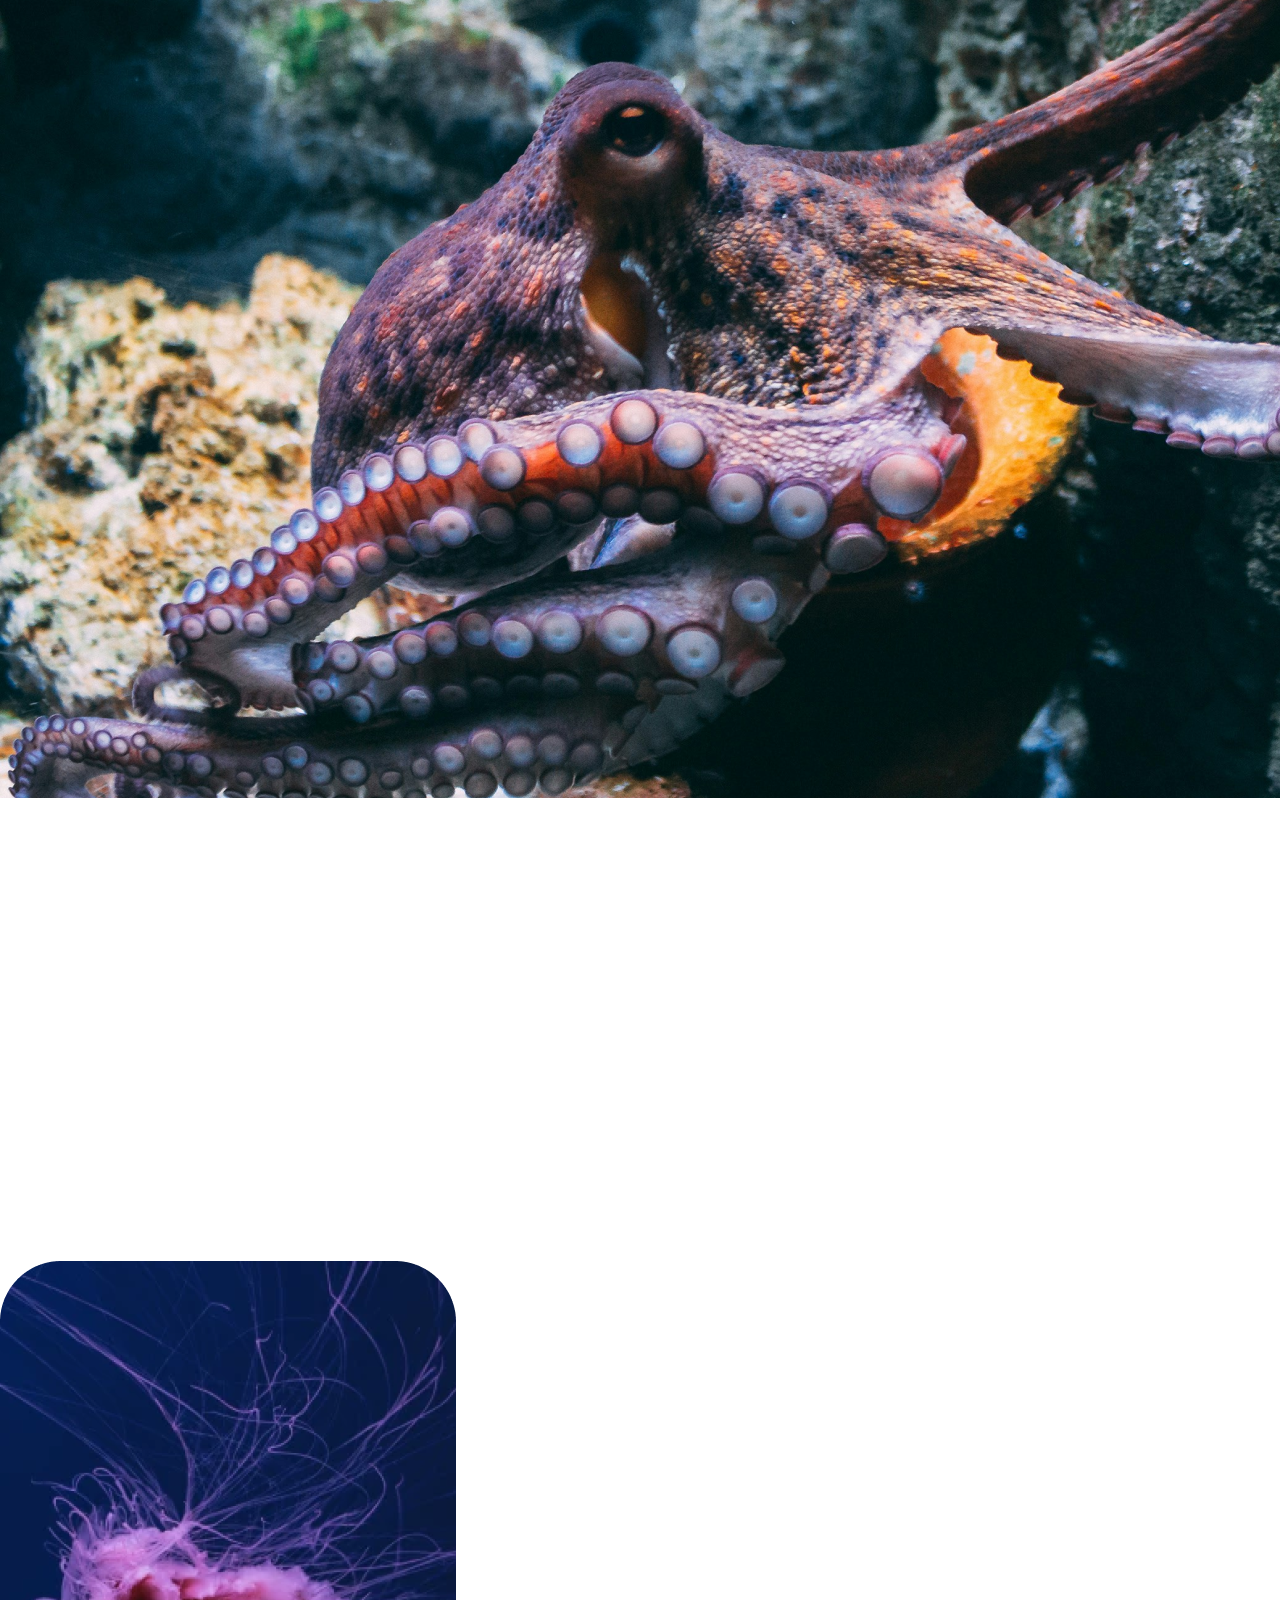
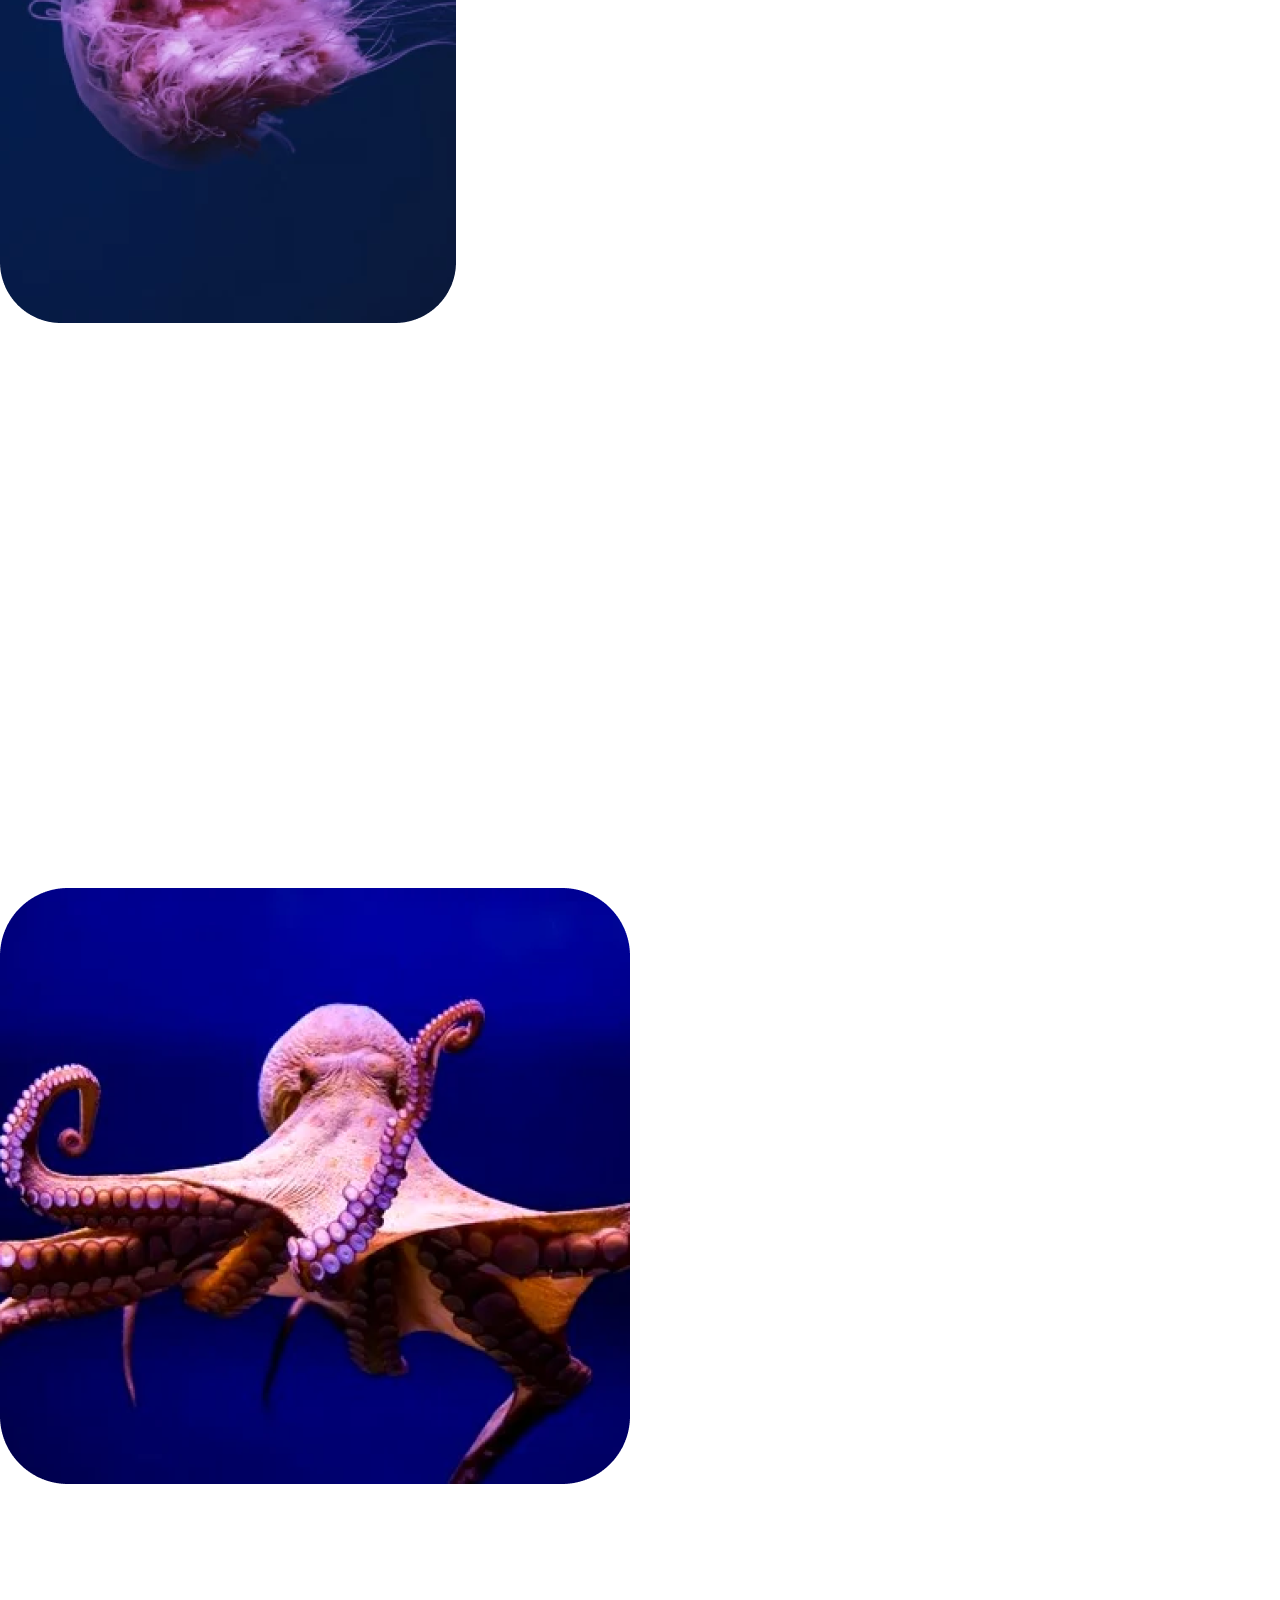
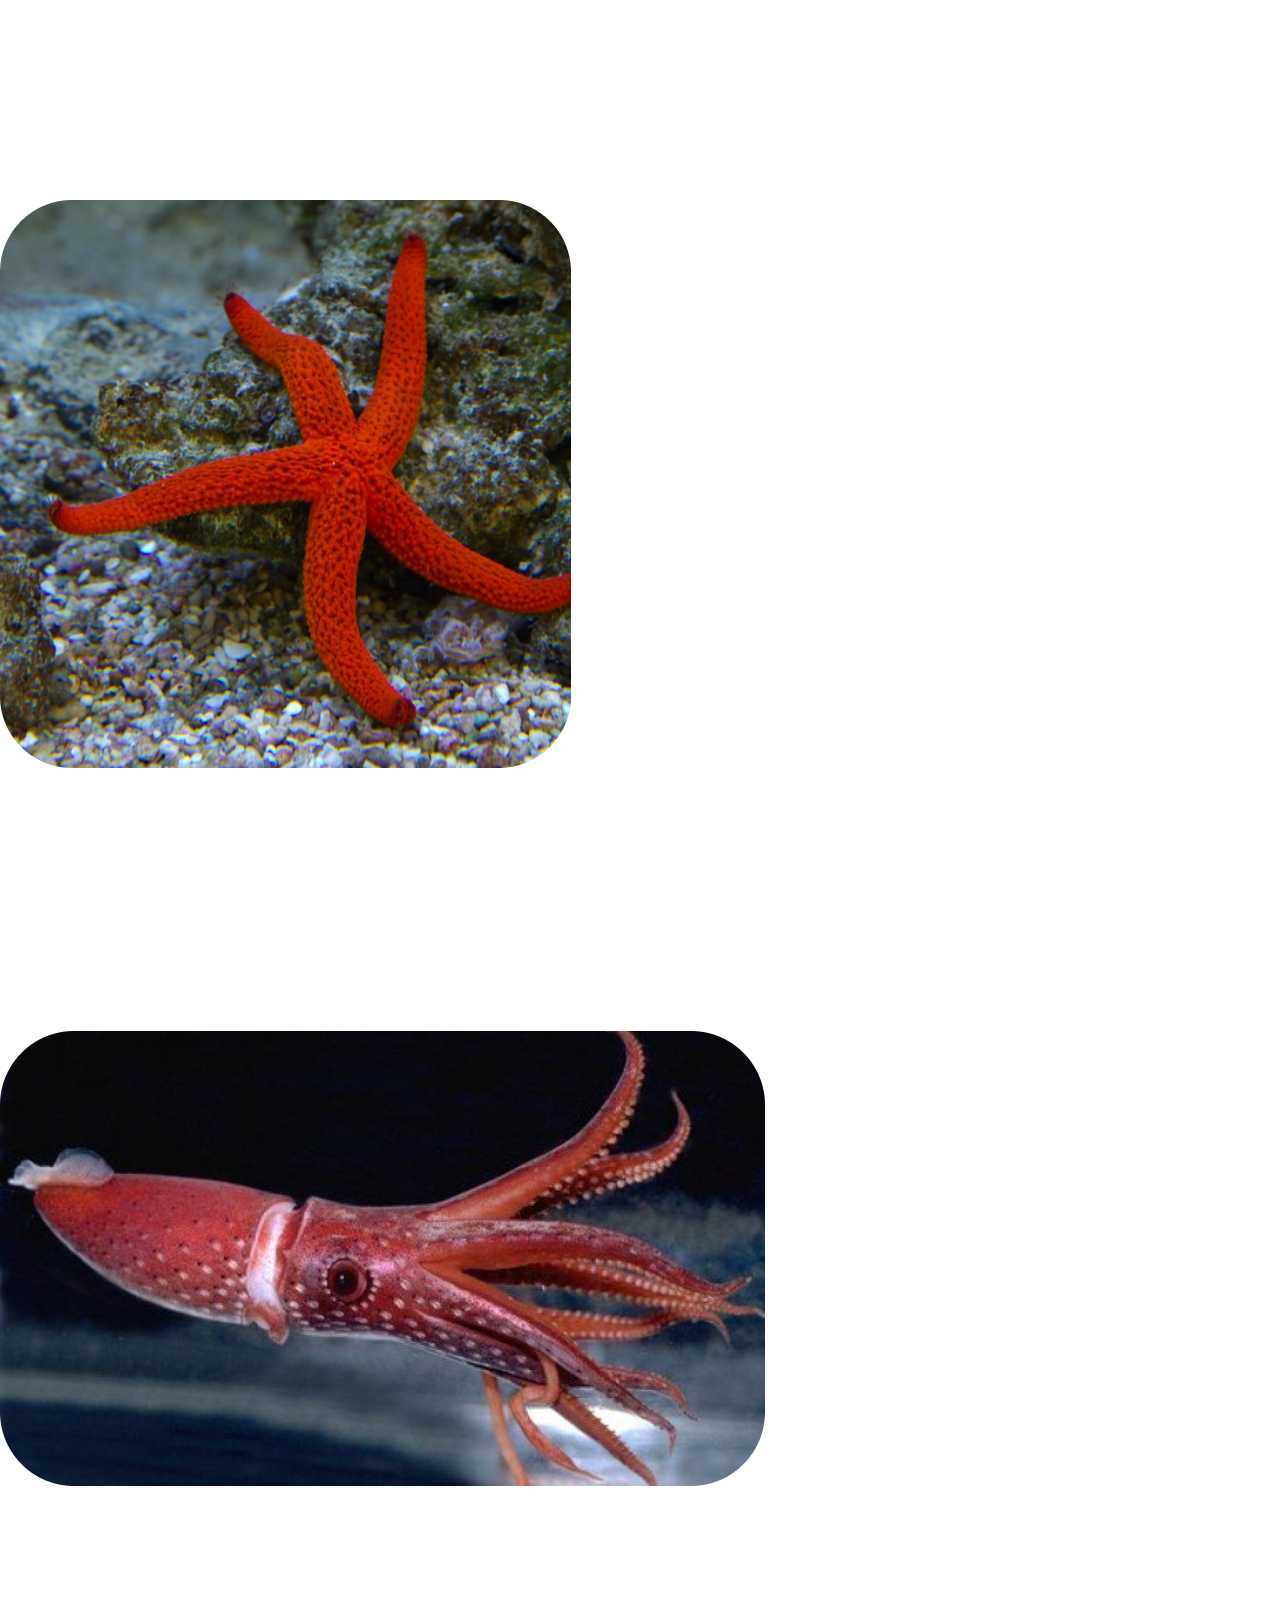
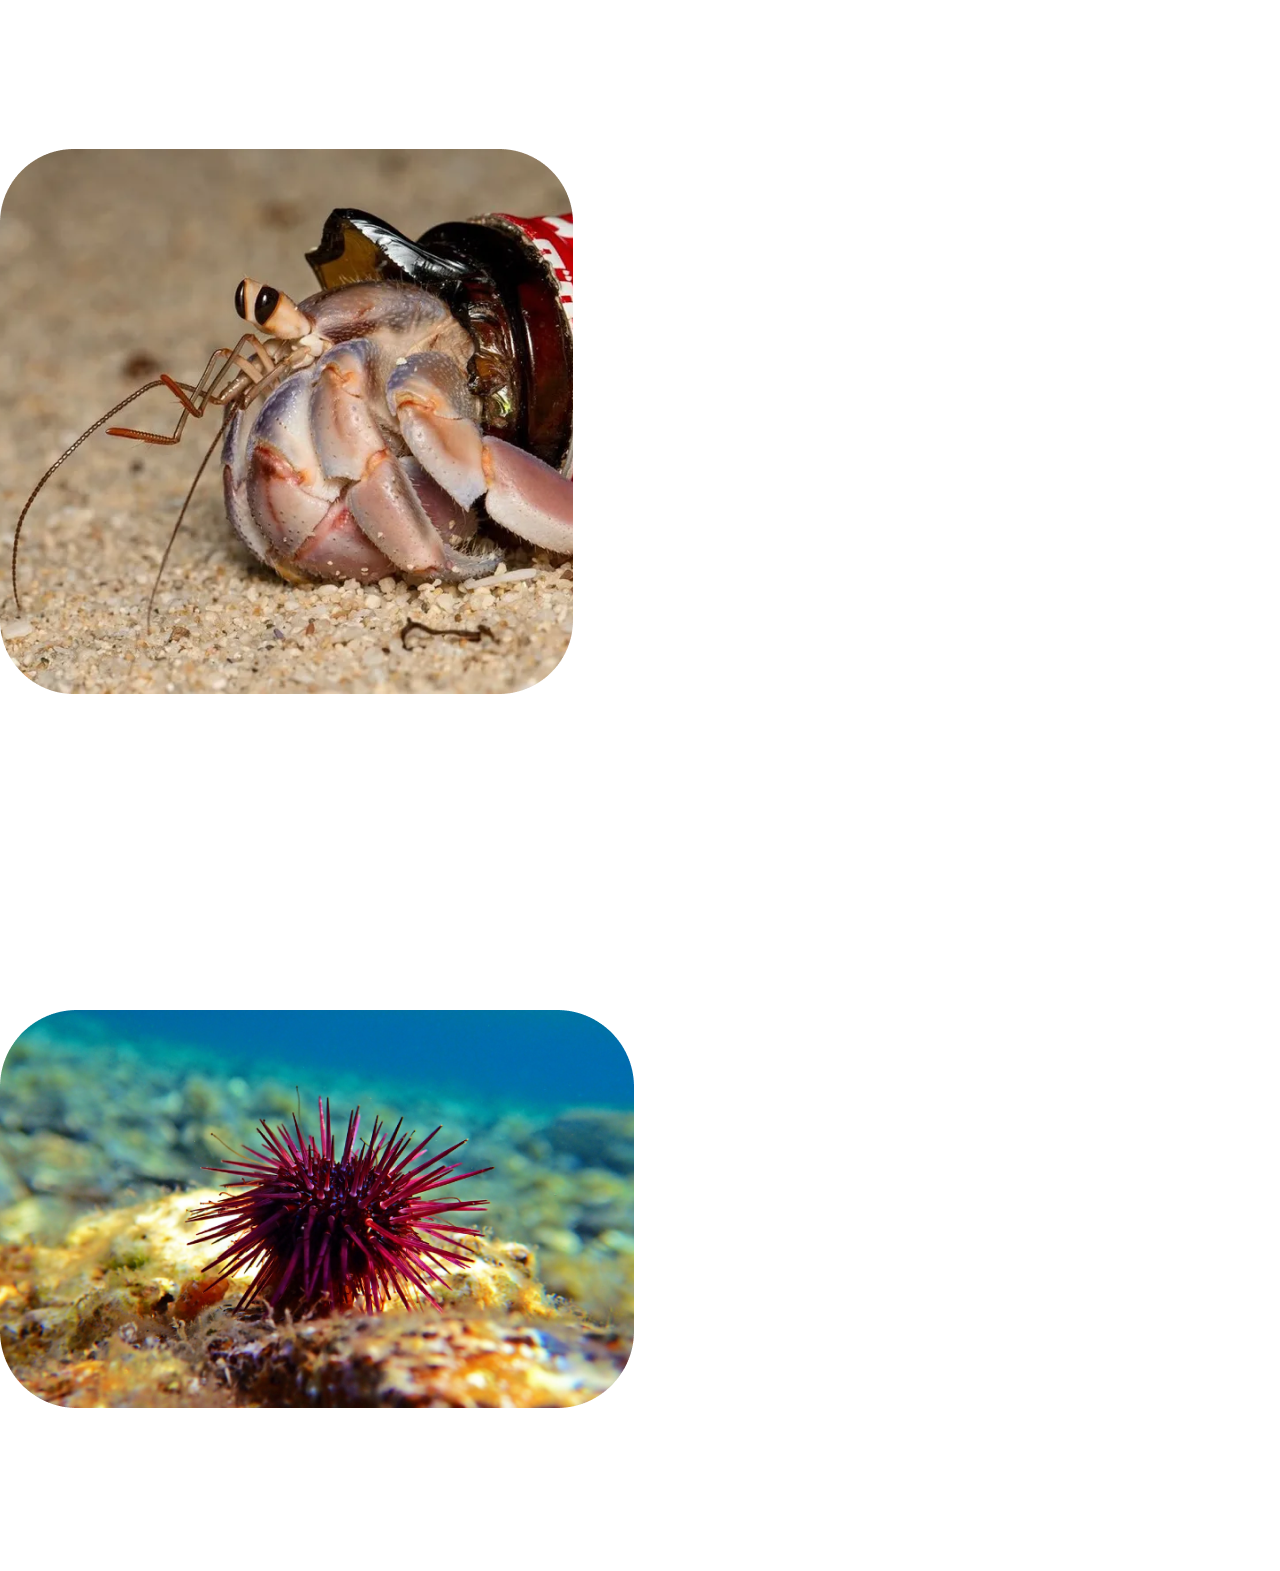
<file: ANIMAIS INVERTEBRADOS/index.html>
<!DOCTYPE html>
<html lang="en">
<head>
    <meta charset="UTF-8">
    <meta name="viewport" content="width=device-width, initial-scale=1.0">
    <link rel="preconnect" href="https://fonts.googleapis.com">
    <link rel="preconnect" href="https://fonts.gstatic.com" crossorigin>
    <link href="https://fonts.googleapis.com/css2?family=Barlow:ital,wght@0,100;0,200;0,300;0,400;0,500;0,600;0,700;0,800;0,900;1,100;1,200;1,300;1,400;1,500;1,600;1,700;1,800;1,900&family=Roboto+Slab:wght@100..900&display=swap" rel="stylesheet">
    <link rel="stylesheet" href="inver.css">
    <title>ANIMAIS INVERTEBRADOS</title>
</head>
<body>
    <div class="interface">
        <section class="header">
            <img src="../imagenss/diane-picchiottino-dW0gfo__uU8-unsplash 2.png" alt="">
            <h1><div style="width: 1510px; height: 443px; text-align: center; color: white; font-size: 160px; font-family: Roboto Slab; font-weight: 500; word-wrap: break-word">ANIMAIS <br/>INVERTEBRADOS</div></h1>
        </section>

        <section class="agua-viva">
            
            <img id="imagem-viva" src="../imagenss/image 12.png" alt="">
            <div class="agua-vivadiv">
            <h1>ÁGUA-VIVA</h1>
            <p>A água-viva é um animal marinho de corpo gelatinoso e tentáculos urticantes, encontrado em todos os oceanos. Elas capturam presas com seus tentáculos e têm um ciclo de vida que alterna entre pólipo e medusa. Algumas espécies podem causar queimaduras dolorosas nos humanos.</p>
        </div>

        </section>

        <section class="polvo">
            <h1>POLVOS</h1>
            <img src="../imagenss/image 13.png" alt="">
            <p>Polvos são moluscos marinhos camuflados e inteligentes, com oito tentáculos. Adaptáveis, mudam de cor para se proteger e caçar. Apesar de solitários, mostram comportamento social no acasalamento. As fêmeas depositam ovos em tocas protegidas.</p>
        </section>

        <section class="estrelas-do-mar">
            <h1>ESTRELAS DO MAR</h1>
            <img src="../imagenss/image 14.png" alt="">
            <p>Estrelas do mar são equinodermos marinhos conhecidos por sua forma em estrela e capacidade de regeneração. Elas se alimentam principalmente de moluscos e invertebrados marinhos.</p>
        </section>

        <section class="lulas">
            <h1>LULAS</h1>
            <img src="../imagenss/image 15.png" alt="">
            <p>Lulas são cefalópodes marinhos ágeis com corpos alongados e tentáculos. Elas são conhecidas por sua velocidade, inteligência e capacidade de liberar tinta para escapar de predadores.</p>
        </section>

        <section class="carangueijos">
            <h1>CARANGUEIJOS-EREMITAS</h1>
            <img src="../imagenss/image 16.png" alt="">
            <p>Caranguejos-eremitas são crustáceos que vivem em conchas abandonadas para proteger seus corpos moles. Eles mudam de concha à medida que crescem e são conhecidos por sua adaptabilidade e comportamento social.</p>
        </section>

        <section class="ouriços">
            <h1>OURIÇOS-DO-MAR</h1>
            <img src="../imagenss/image 17.png" alt="">
            <p>Ouriços-do-mar são equinodermos marinhos cobertos por espinhos, que se movem lentamente e se alimentam de algas. Usam pequenos pés tubulares para locomoção no fundo do mar.</p>
        </section>
    </div>
</body>
</html>
</file>
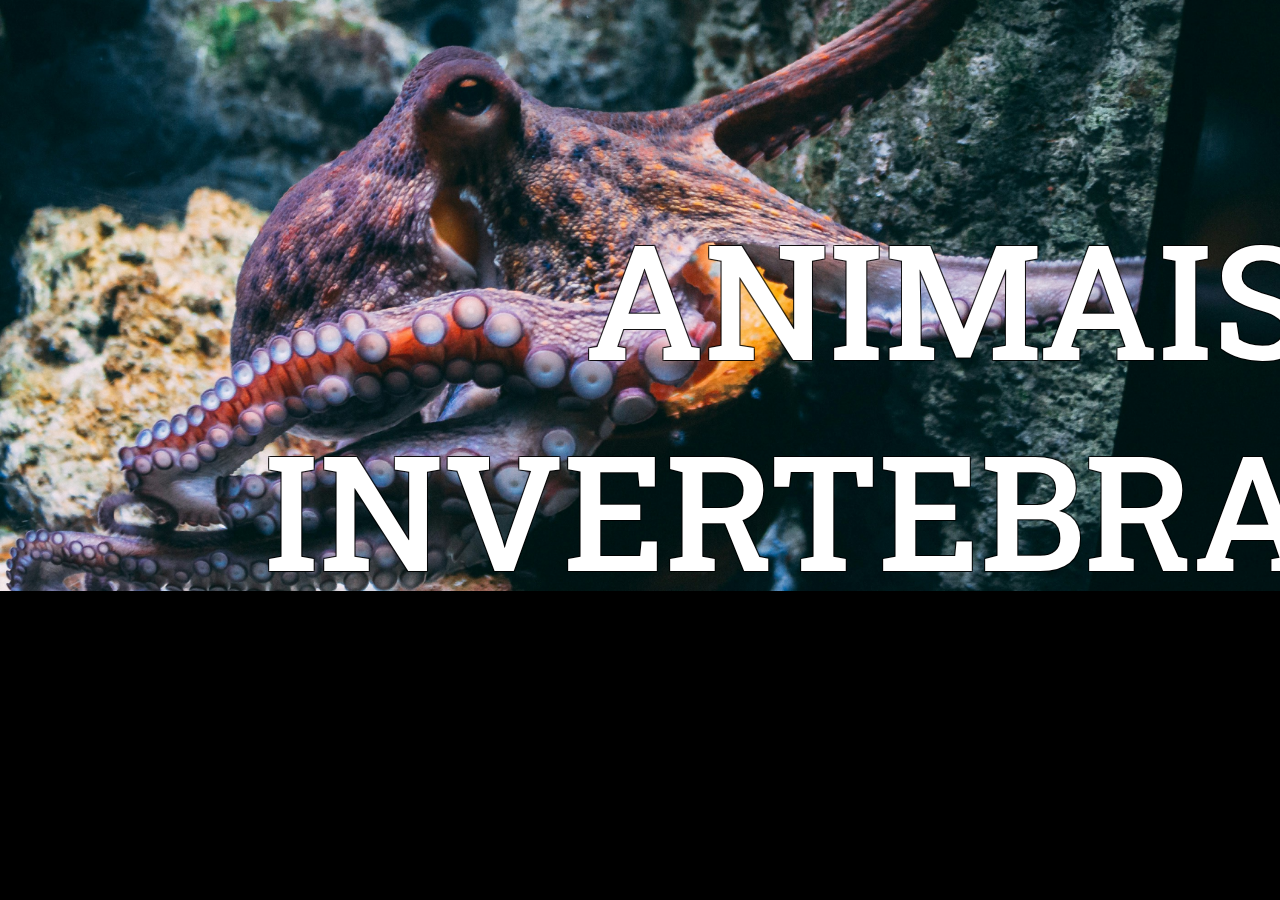
<file: edutec/ANIMAIS INVERTEBRADOS/index.html>
<!DOCTYPE html>
<html lang="en">
<head>
    <meta charset="UTF-8">
    <meta name="viewport" content="width=device-width, initial-scale=1.0">
    <link rel="preconnect" href="https://fonts.googleapis.com">
    <link rel="preconnect" href="https://fonts.gstatic.com" crossorigin>
    <link href="https://fonts.googleapis.com/css2?family=Barlow:ital,wght@0,100;0,200;0,300;0,400;0,500;0,600;0,700;0,800;0,900;1,100;1,200;1,300;1,400;1,500;1,600;1,700;1,800;1,900&family=Roboto+Slab:wght@100..900&display=swap" rel="stylesheet">
    <link rel="stylesheet" href="style.css">
    <title>ANIMAIS INVERTEBRADOS</title>
</head>
<body>
    <div class="interface">
        <section class="header">
            <img src="../imagens/diane-picchiottino-dW0gfo__uU8-unsplash 2.png" alt="">
            <h1><div style="width: 1510px; height: 443px; text-align: center; color: white; font-size: 160px; font-family: Roboto Slab; font-weight: 500; word-wrap: break-word">ANIMAIS <br/>INVERTEBRADOS</div></h1>
        </section>

        <section class="agua-viva">
            <h1>ÁGUA-VIVA</h1>
            <img id="imagem-viva" src="../imagens/image 12.png" alt="">
            <p>A água-viva é um animal marinho de corpo gelatinoso e tentáculos urticantes, encontrado em todos os oceanos. Elas capturam presas com seus tentáculos e têm um ciclo de vida que alterna entre pólipo e medusa. Algumas espécies podem causar queimaduras dolorosas nos humanos.</p>
        </section>

        <section class="polvo">
            <h1>POLVOS</h1>
            <img src="../imagens/image 13.png" alt="">
            <p>Polvos são moluscos marinhos camuflados e inteligentes, com oito tentáculos. Adaptáveis, mudam de cor para se proteger e caçar. Apesar de solitários, mostram comportamento social no acasalamento. As fêmeas depositam ovos em tocas protegidas.</p>
        </section>

        <section class="estrelas-do-mar">
            <h1>ESTRELAS DO MAR</h1>
            <img src="../imagens/image 14.png" alt="">
            <p>Estrelas do mar são equinodermos marinhos conhecidos por sua forma em estrela e capacidade de regeneração. Elas se alimentam principalmente de moluscos e invertebrados marinhos.</p>
        </section>

        <section class="lulas">
            <h1>LULAS</h1>
            <img src="../imagens/image 15.png" alt="">
            <p>Lulas são cefalópodes marinhos ágeis com corpos alongados e tentáculos. Elas são conhecidas por sua velocidade, inteligência e capacidade de liberar tinta para escapar de predadores.</p>
        </section>

        <section class="carangueijos">
            <h1>CARANGUEIJOS-EREMITAS</h1>
            <img src="../imagens/image 16.png" alt="">
            <p>Caranguejos-eremitas são crustáceos que vivem em conchas abandonadas para proteger seus corpos moles. Eles mudam de concha à medida que crescem e são conhecidos por sua adaptabilidade e comportamento social.</p>
        </section>

        <section class="ouriços">
            <h1>OURIÇOS-DO-MAR</h1>
            <img src="../imagens/image 17.png" alt="">
            <p>Ouriços-do-mar são equinodermos marinhos cobertos por espinhos, que se movem lentamente e se alimentam de algas. Usam pequenos pés tubulares para locomoção no fundo do mar.</p>
        </section>
    </div>
</body>
</html>
</file>
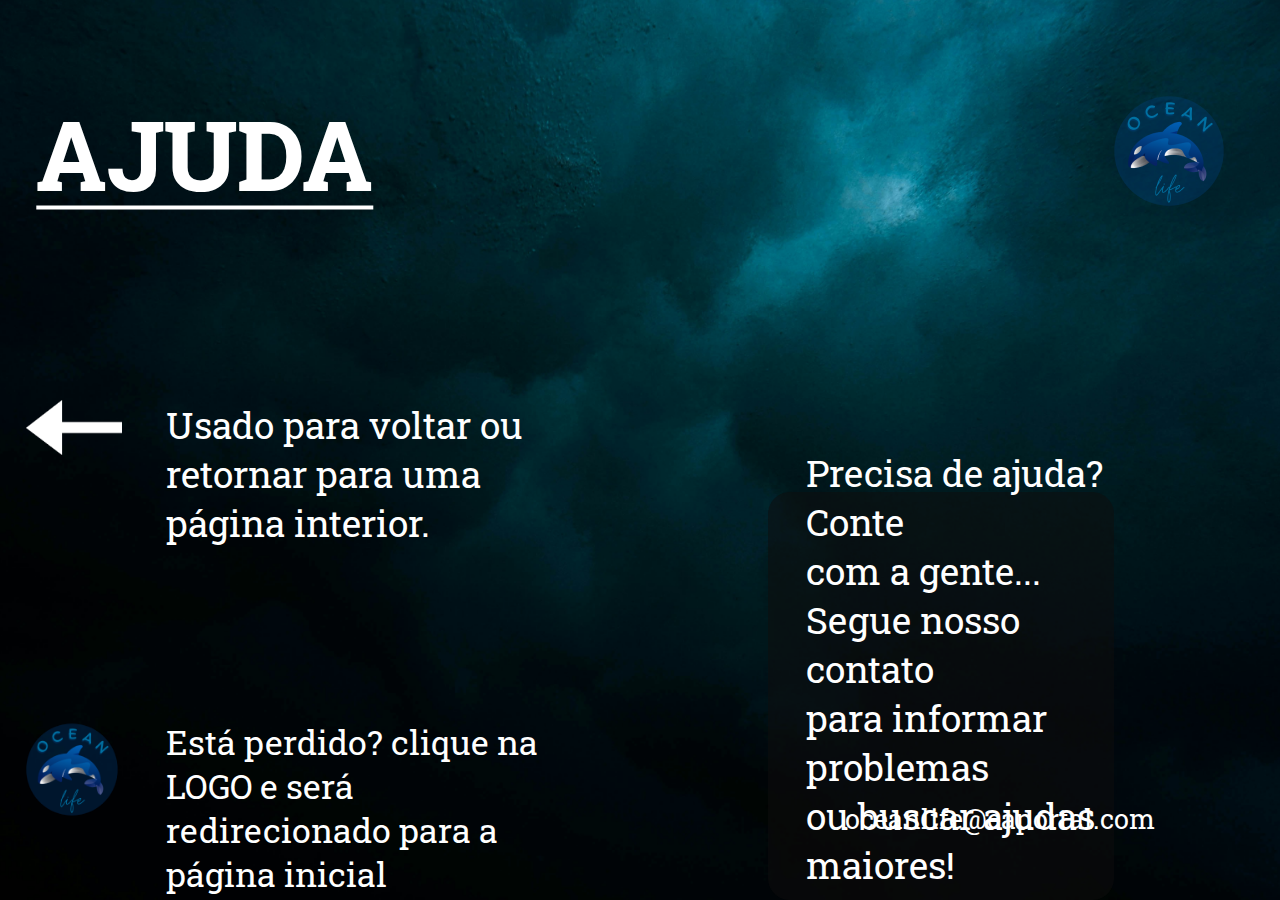
<file: ajuda/ajuda.html>
<!DOCTYPE html>
<html lang="en">
<head>
    <meta charset="UTF-8">
    <meta name="viewport" content="width=device-width, initial-scale=1.0">
    <link rel="preconnect" href="https://fonts.googleapis.com">
    <link rel="preconnect" href="https://fonts.gstatic.com" crossorigin>
    <link href="https://fonts.googleapis.com/css2?family=Barlow:ital,wght@0,100;0,200;0,300;0,400;0,500;0,600;0,700;0,800;0,900;1,100;1,200;1,300;1,400;1,500;1,600;1,700;1,800;1,900&family=Rubik:ital,wght@0,300..900;1,300..900&display=swap"
    rel="stylesheet">
    <link rel="preconnect" href="https://fonts.googleapis.com">
    <link rel="preconnect" href="https://fonts.gstatic.com" crossorigin>
    <link href="https://fonts.googleapis.com/css2?family=Barlow:ital,wght@0,100;0,200;0,300;0,400;0,500;0,600;0,700;0,800;0,900;1,100;1,200;1,300;1,400;1,500;1,600;1,700;1,800;1,900&family=Roboto+Slab:wght@100..900&family=Rubik:ital,wght@0,300..900;1,300..900&display=swap"rel="stylesheet">
    <link rel="stylesheet" href="ajuda.css">
    <title>Ajuda </title>
</head>
<body>
    <section>
        <div>
            <img src="../imagenss/57,300+ Dark Ocean Stock Videos and Royalty-Free Footage 1.png" alt="Imagem de fundo" class="background">
        </div>

        <div>
            <h1 class="titulo">AJUDA</h1>
        </div>

        <div>
            <a href="../index.html" id="logo">
                <img src="../imagenss/LOGO OCEAN.png" alt="LOGO">
            </a>
        </div>
    </section>

    <section>
        <div>
            <p class="perdido">Está perdido? clique na <br> LOGO e será <br> redirecionado para a <br> página inicial</p>
            <img src="../imagenss/LOGO OCEAN.png" alt="logo2" class="logo2">
        </div>
    </section>

    <section>
        <img src="../imagenss/cubo-ajuda.png" alt="cubo" class="cubo">
        <p class="frase">Precisa de ajuda? Conte <br>com a gente... <br>
            Segue nosso contato <br> para informar problemas <br> ou buscar ajudas <br> maiores! 
            
            </p>

        <p class="frase2">oceanlife@eaportal.com</p>
    </section>

    <section>
        <div>
            <p class="usado">Usado para voltar ou <br> retornar para uma <br> página interior.</p>
            <img src="../imagenss/🦆 icon _arrow left_.png" alt="Seta" class="seta">
        </div>
    </section>
</body>
</html>
</file>
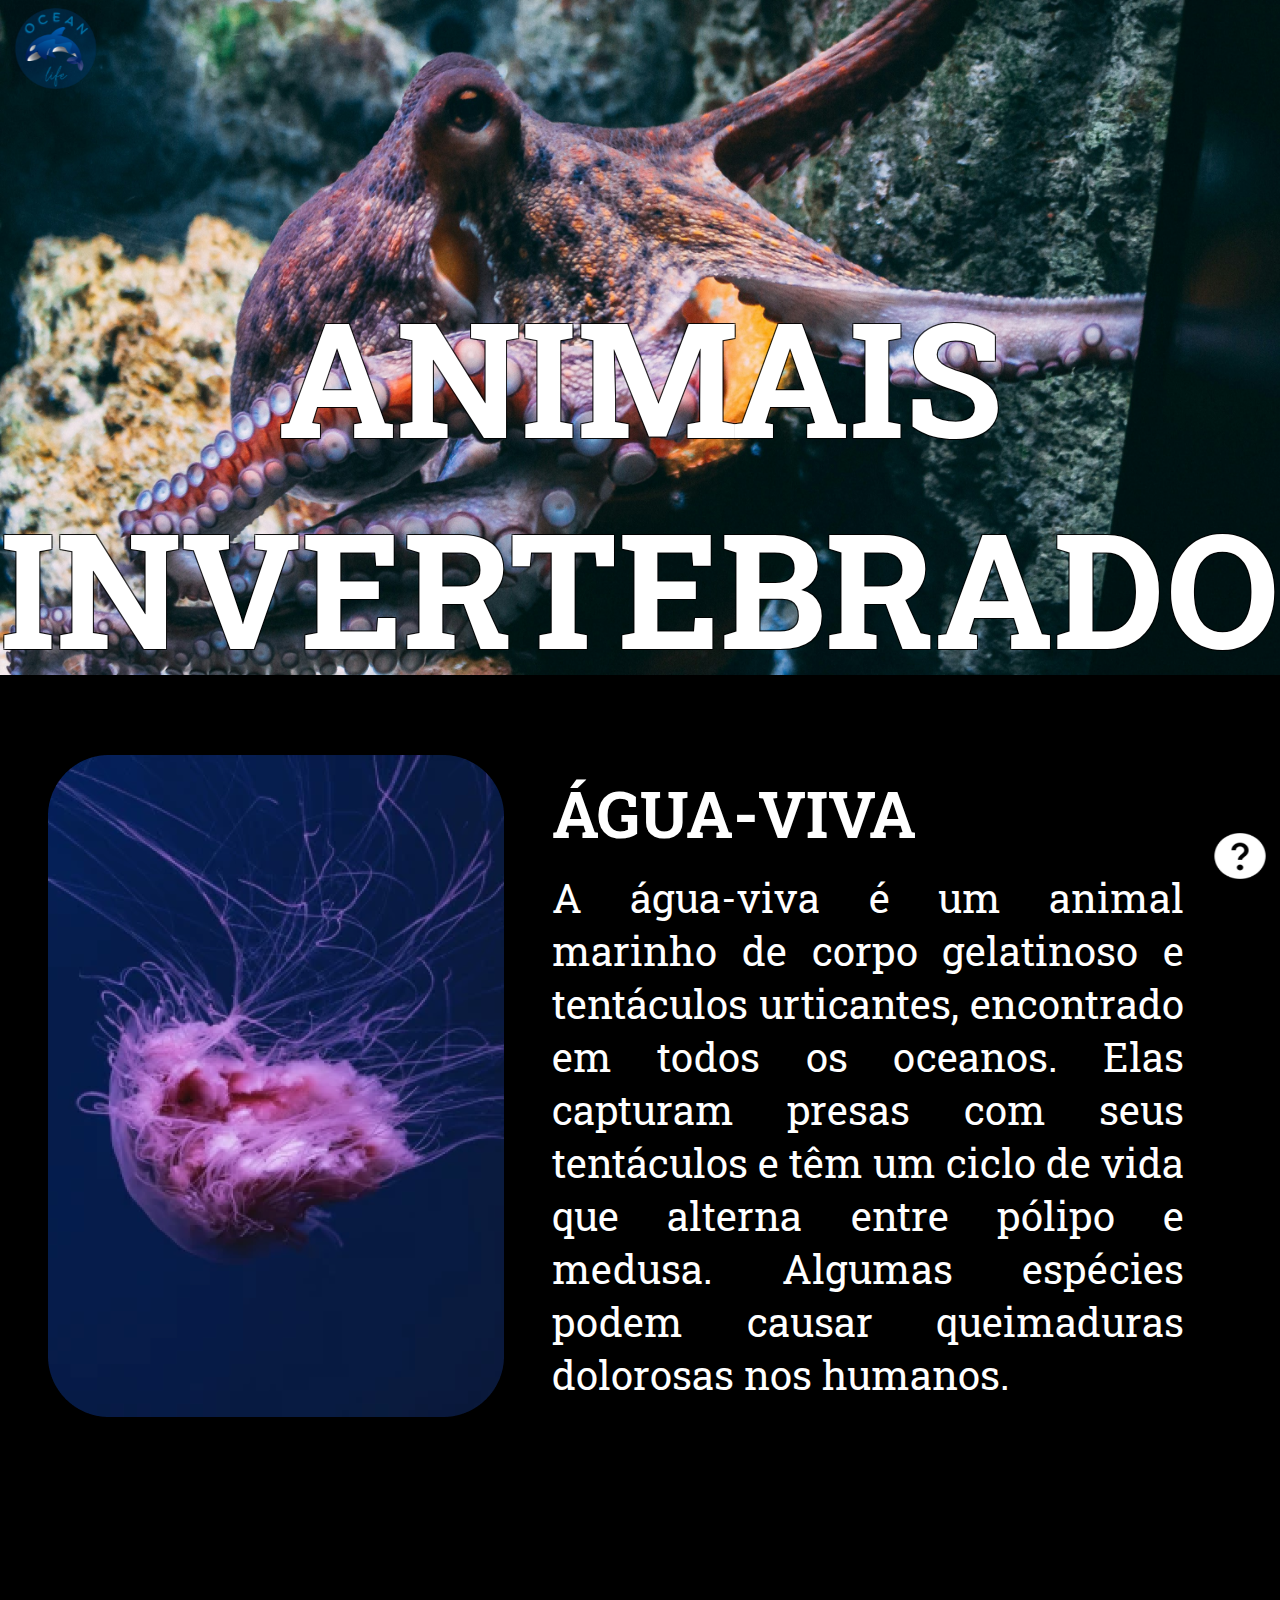
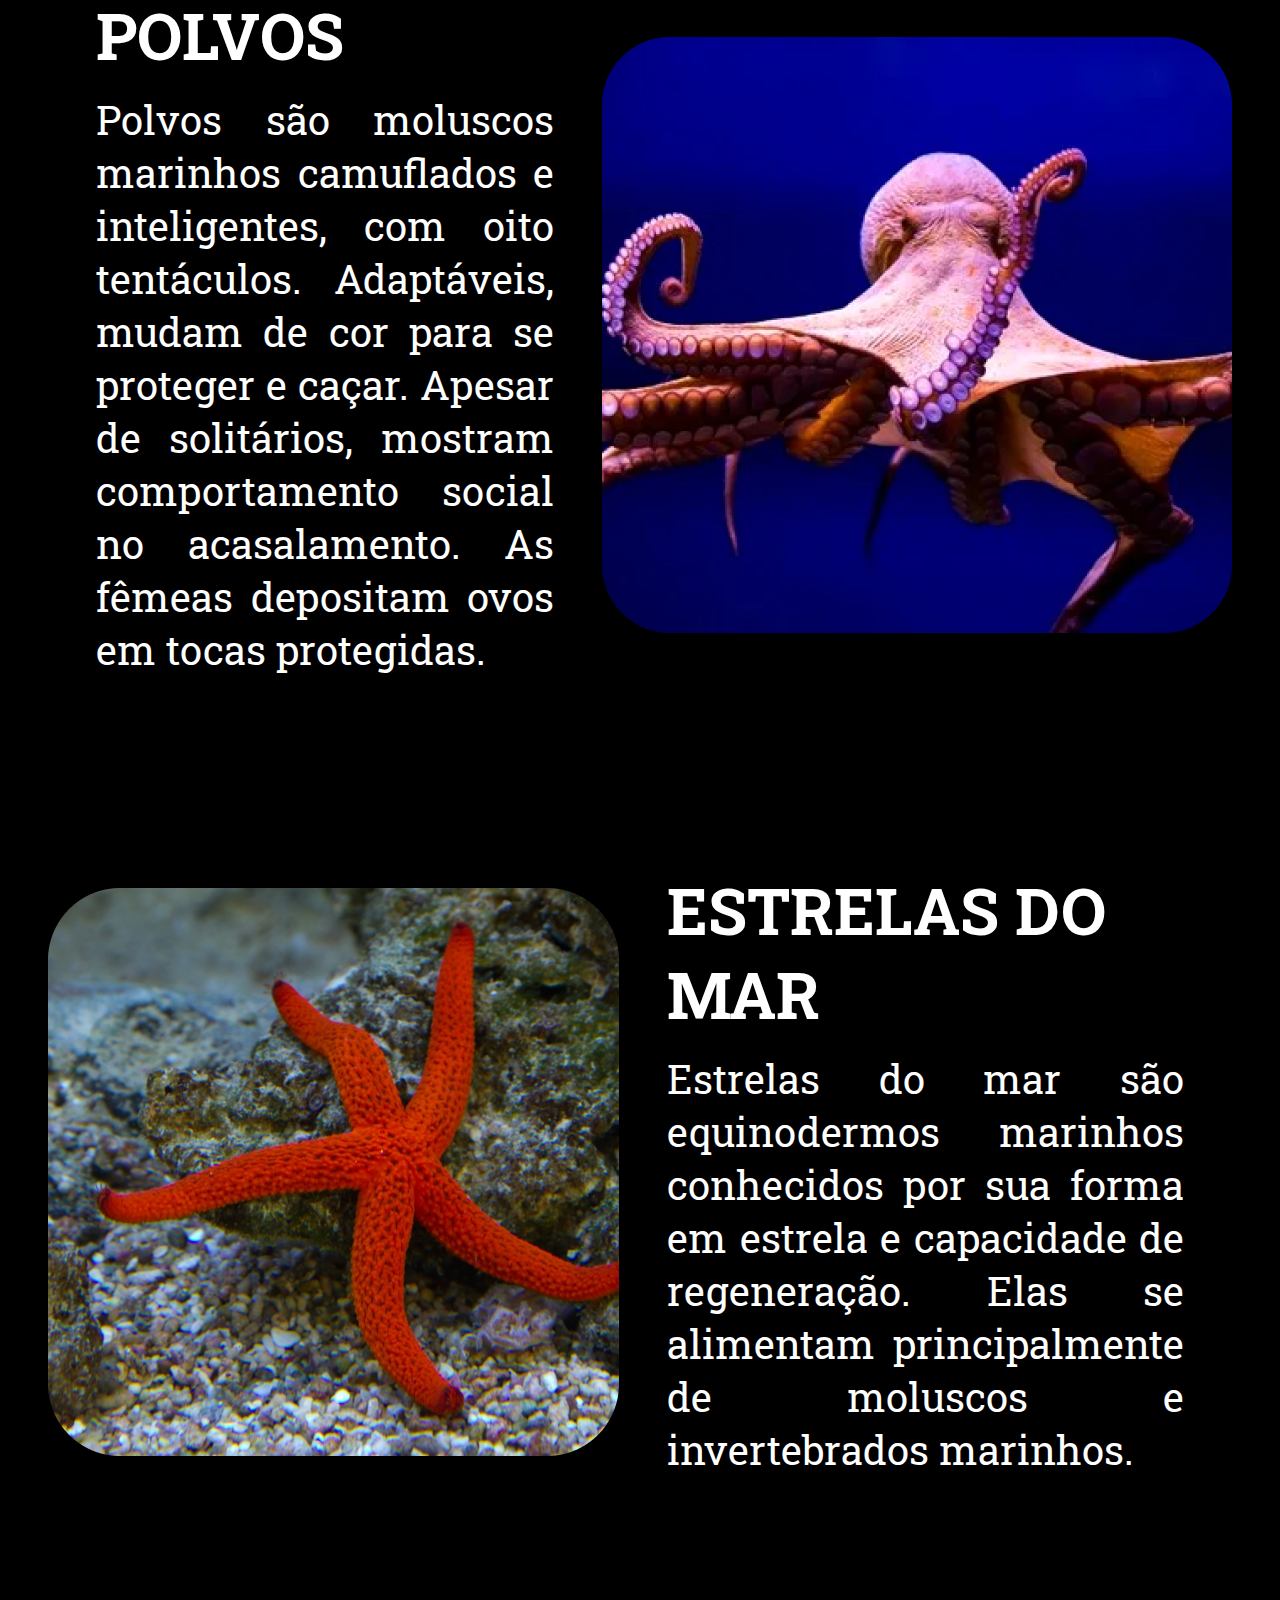
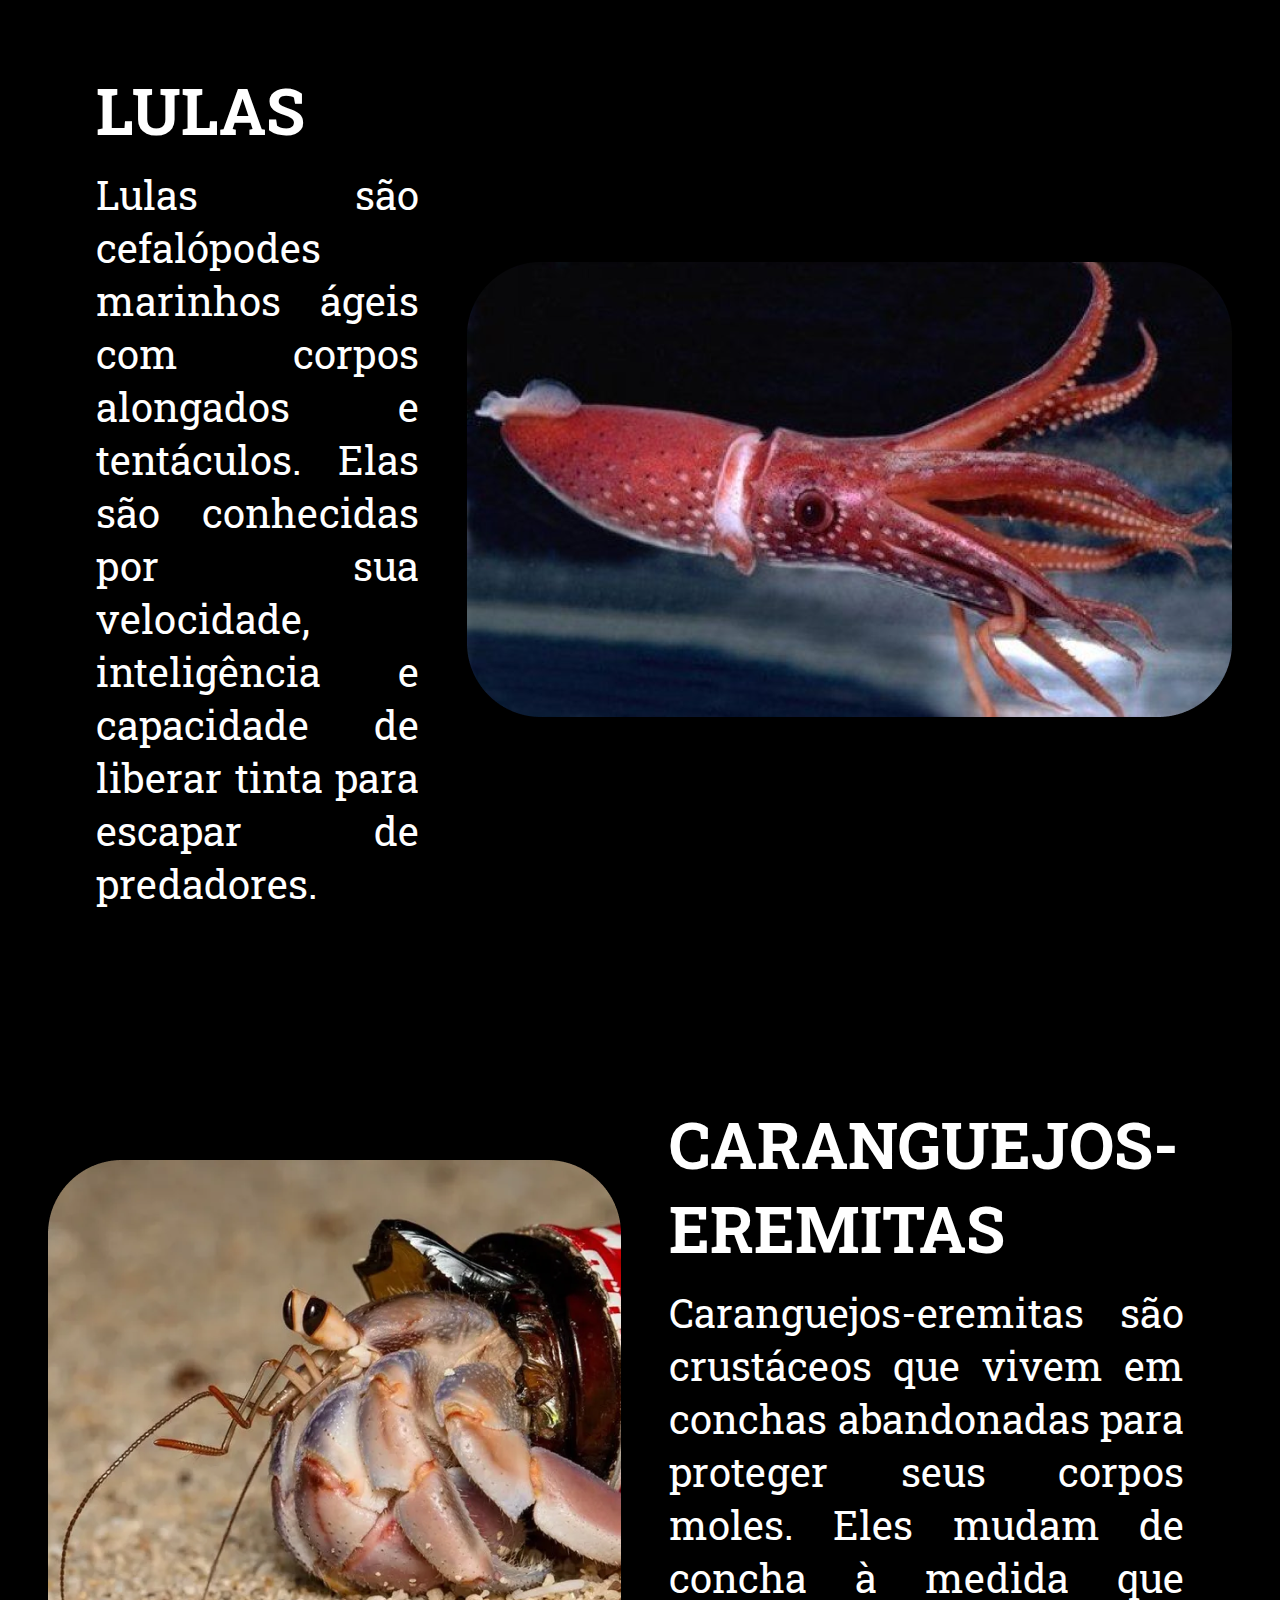
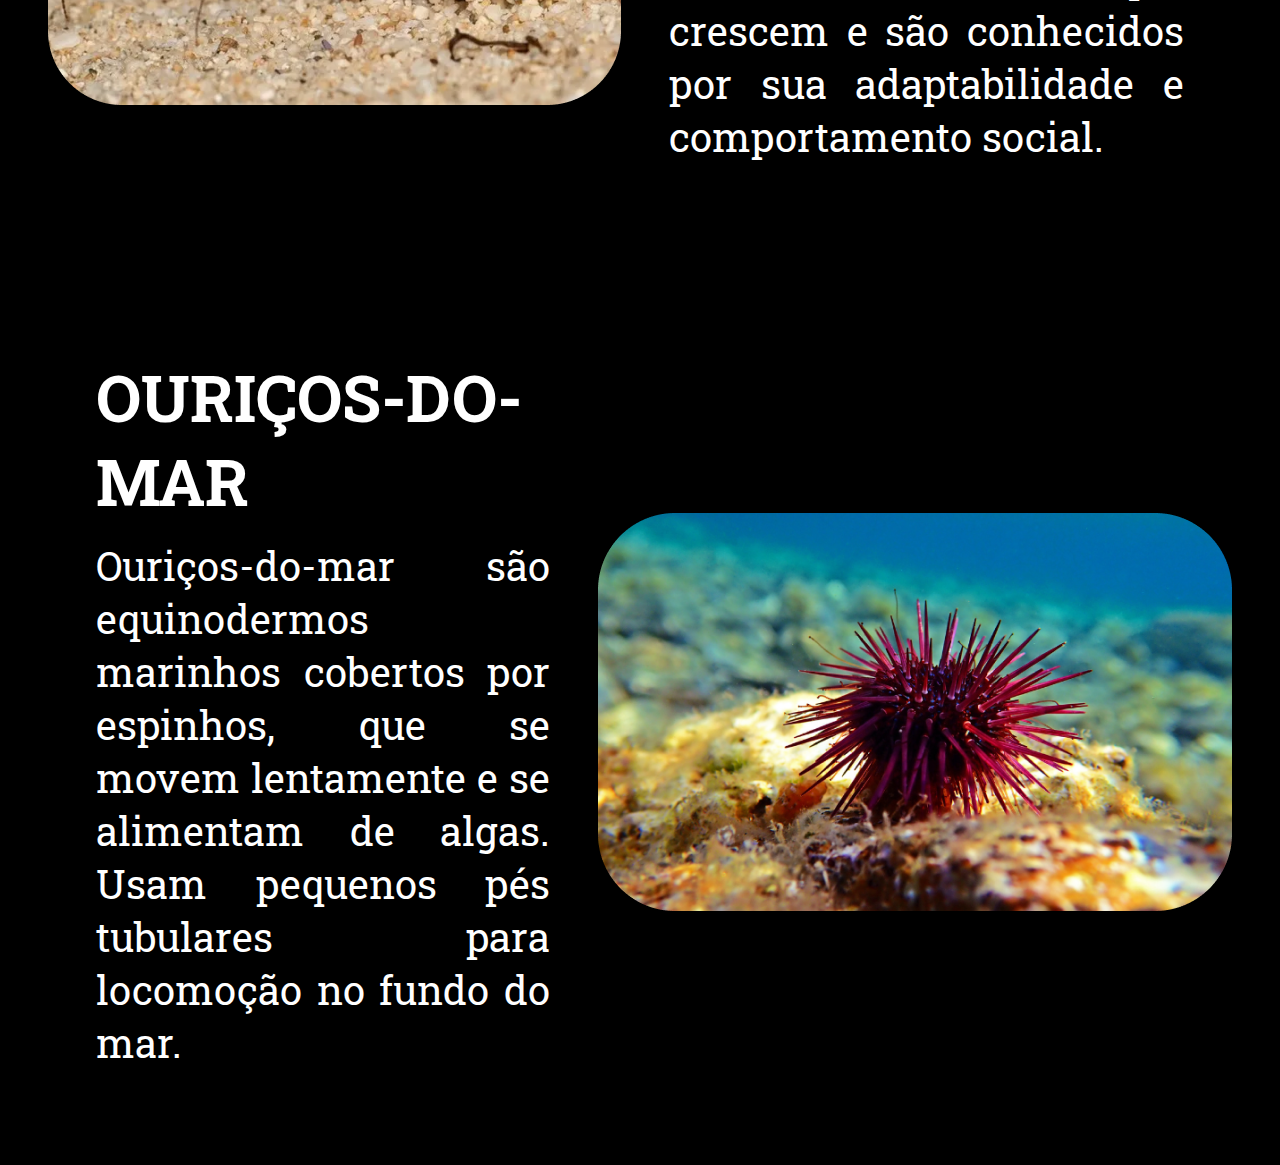
<file: ANIMAIS INVERTEBRADOS/inver.html>
<!DOCTYPE html>
<html lang="en">
<head>
    <meta charset="UTF-8">
    <meta name="viewport" content="width=device-width, initial-scale=1.0">
    <link rel="preconnect" href="https://fonts.googleapis.com">
    <link rel="preconnect" href="https://fonts.gstatic.com" crossorigin>
    <link href="https://fonts.googleapis.com/css2?family=Barlow:ital,wght@0,100;0,200;0,300;0,400;0,500;0,600;0,700;0,800;0,900;1,100;1,200;1,300;1,400;1,500;1,600;1,700;1,800;1,900&family=Roboto+Slab:wght@100..900&display=swap" rel="stylesheet">
    <link rel="stylesheet" href="inver.css">
    <title>ANIMAIS INVERTEBRADOS</title>
</head>
<body>
    <header class="cabeçalho">
        <img src="../imagenss/diane-picchiottino-dW0gfo__uU8-unsplash 2.png" alt="background">
        <h1>ANIMAIS <br> INVERTEBRADOS</h1>
    </header>

    <a href="../index.html" id="imagem">
        <img class="logo-site" src="../imagens/LOGO OCEAN.png" alt="logo do site">
    </a>

    <a  href= "/ajuda/ajuda.html" class="help">
        <img id="botao-ajuda" src="../imagens/help.png" alt="">
    </a> 

    <main class="interface">
        <section class="text-normal">
            <img class="branco" src="../imagenss/image 12.png" alt="">
        <div>
            <h1>ÁGUA-VIVA</h1>
            <p>A água-viva é um animal marinho de corpo gelatinoso e tentáculos urticantes, encontrado em todos os oceanos. Elas capturam presas com seus tentáculos e têm um ciclo de vida que alterna entre pólipo e medusa. Algumas espécies podem causar queimaduras dolorosas nos humanos.</p>
        </div>
        </section>

        <section class="text-alt">
            <img class="martelo" src="../imagenss/image 13.png" alt="">
        <div>
            <h1>POLVOS</h1>
            <p>Polvos são moluscos marinhos camuflados e inteligentes, com oito tentáculos. Adaptáveis, mudam de cor para se proteger e caçar. Apesar de solitários, mostram comportamento social no acasalamento. As fêmeas depositam ovos em tocas protegidas.</p>
        </div>
        </section>

        <section class="text-normal">
            <img class="elefante" src="../imagenss/image 14.png" alt="">
        <div>
            <h1>ESTRELAS DO MAR</h1>
            <p>Estrelas do mar são equinodermos marinhos conhecidos por sua forma em estrela e capacidade de regeneração. Elas se alimentam principalmente de moluscos e invertebrados marinhos.</p>
        </div>
        </section>

        <section class="text-alt">
            <img class="baleia" src="../imagenss/image 15.png" alt="">
        <div>
            <h1>LULAS</h1>
            <p>Lulas são cefalópodes marinhos ágeis com corpos alongados e tentáculos. Elas são conhecidas por sua velocidade, inteligência e capacidade de liberar tinta para escapar de predadores.</p>
        </div>
        </section>

        <section class="text-normal">
            <img class="tigre" src="../imagenss/image 16.png" alt="">
        <div>
            <h1>CARANGUEJOS-EREMITAS</h1>
            <p>Caranguejos-eremitas são crustáceos que vivem em conchas abandonadas para proteger seus corpos moles. Eles mudam de concha à medida que crescem e são conhecidos por sua adaptabilidade e comportamento social.</p>
         </div>
        </section>

        <section class="text-alt">
            <img class="lixa" src="../imagenss/image 17.png" alt="">
        <div>
            <h1>OURIÇOS-DO-MAR</h1>
            <p>Ouriços-do-mar são equinodermos marinhos cobertos por espinhos, que se movem lentamente e se alimentam de algas. Usam pequenos pés tubulares para locomoção no fundo do mar.</p>
        </div>
        </section>
    </main>
</body>
</html>
</file>
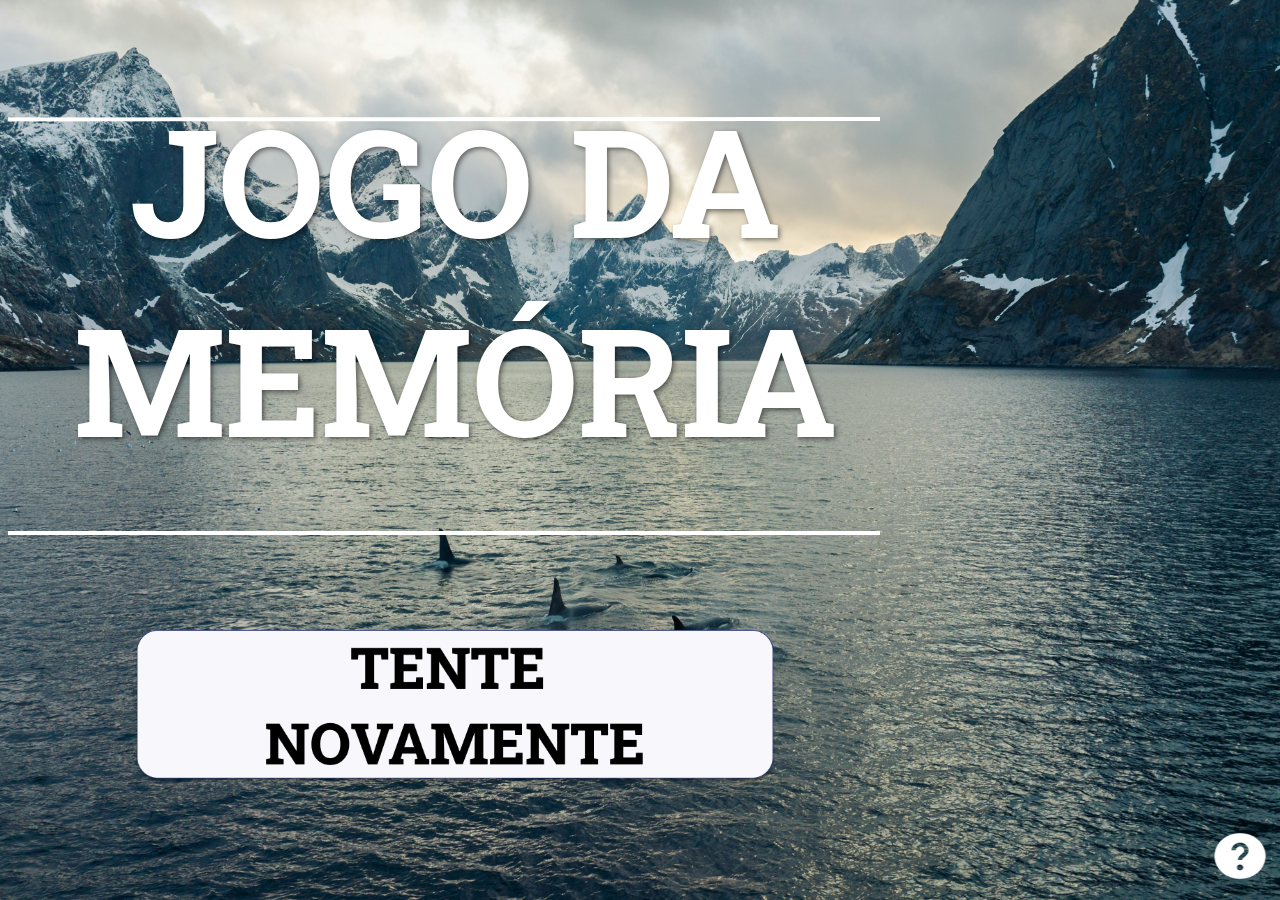
<file: jogo-final/jogofinal.html>
<!DOCTYPE html>
<html lang="en">
<head>
    <meta charset="UTF-8">
    <meta name="viewport" content="width=device-width, initial-scale=1.0">
    <title>Jogo Final</title>
    <link rel="preconnect" href="https://fonts.googleapis.com">
    <link rel="preconnect" href="https://fonts.gstatic.com" crossorigin>
    <link href="https://fonts.googleapis.com/css2?family=Roboto+Slab:wght@100..900&display=swap" rel="stylesheet">
    <link rel="stylesheet" href="jogofinal.css">
</head>

</html>
<body>

    <a href="/ajuda/ajuda.html" class="help">
        <img id="botao-ajuda" src="../imagens/help.png" alt="">
    </a>

    <div class="jogo-final">
        <a href="/jogo-peixes/jogopeixes.html">
            <img class="botao-jogo" src="../imagens/BOTÃO TENTE NOVAMENTE.png" alt="">
            <img class="linha-cima" src="../imagens/linha-de-cima-jogo.png" alt="">
            <img class="linha-baixo" src="../imagens/linha-jogo.png" alt="">
            <div>
                <a href="../index.html">
                    <img class="voltar-gamehome" src="../imagens/HOMEBACK.png" alt="Botão de voltar">
                </a>
            </div>
        </a>
        
    
        <div class="text-jogo">
            <h1>JOGO DA <br> MEMÓRIA</h1>
           </div>
       </div>

</body>
</file>
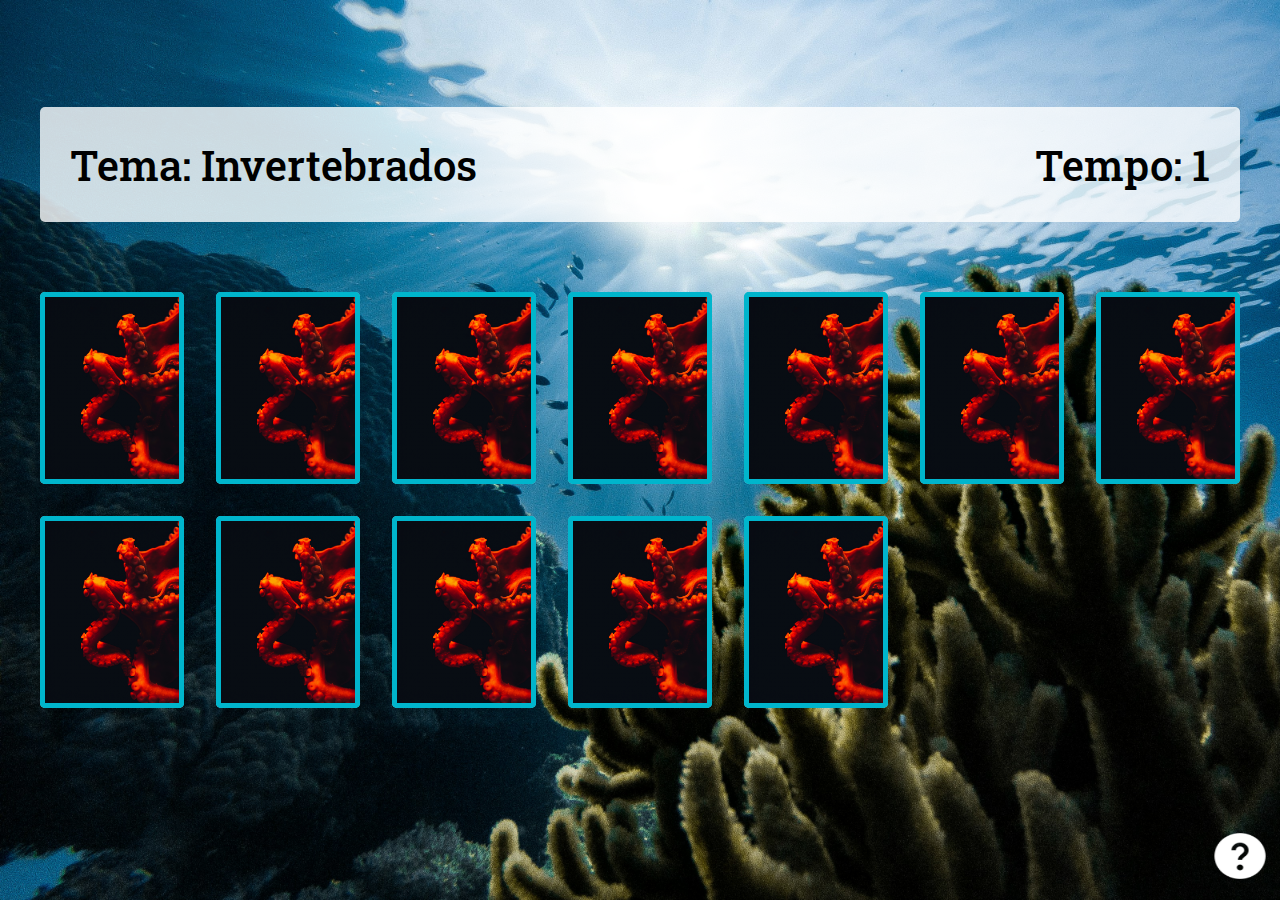
<file: jogo-invertebrados/jogoinvertebrados.html>
<!DOCTYPE html>
<html lang="pt-BR">
<head>
    <meta charset="UTF-8">
    <meta name="viewport" content="width=device-width, initial-scale=1.0">
    <title>Jogo da memória-Invertebrados</title>
    <link rel="preconnect" href="https://fonts.googleapis.com">
    <link rel="preconnect" href="https://fonts.gstatic.com" crossorigin>
    <link href="https://fonts.googleapis.com/css2?family=Roboto+Slab:wght@100..900&display=swap" rel="stylesheet">
    <link rel="stylesheet" href="../jogo-invertebrados/jogoinvertebrados.css">
    <script src="../jogo-invertebrados/jogoinvertebrados.js" defer></script>
</head>

</html>

<body>
 
  <main>

    <a href="/ajuda/ajuda.html" class="help">
        <img id="botao-ajuda" src="../imagens/help.png" alt="">
    </a>

    <a href="../jogo-peixes/jogopeixes.html">
        <img class="voltar-invertebrados" src="../imagens/VOLTAR BRANCO.png" alt="Botão de voltar">
    </a>

    <a href="/jogo-mamiferos/jogomamiferos.html">
        <img class="proxima-invertebrados" src="../imagens/IR BRANCO.png" alt="Botão de voltar">
    </a>

    <header>
      <span>Tema: Invertebrados</span>
      <span>Tempo: <span class="timer">00</span></span>
    </header>

    <div class="grid"></div>
  </main>

</body>

</html>
</file>
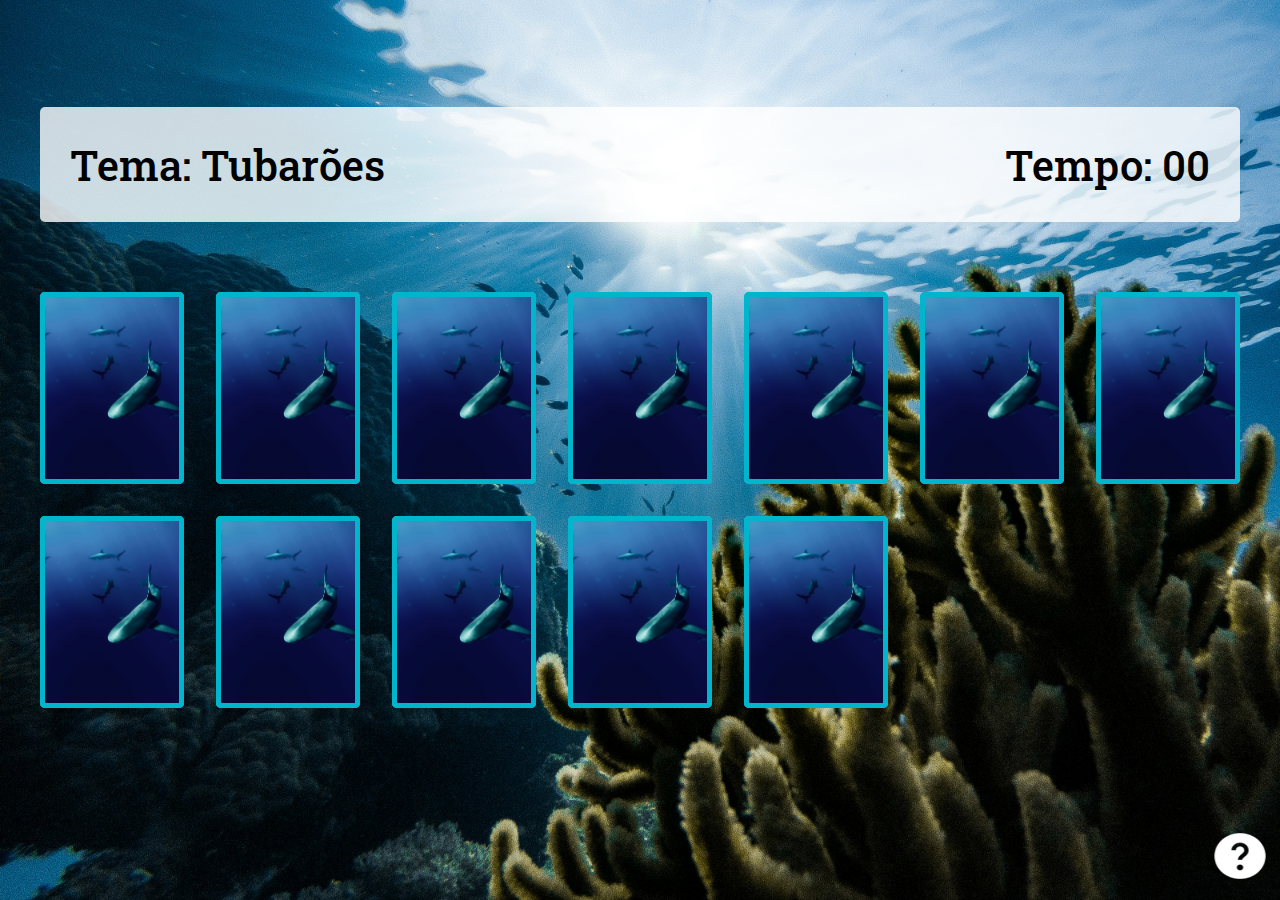
<file: jogo-tubaroes/jogotubaroes.html>
<!DOCTYPE html>
<html lang="pt-BR">
<head>
    <meta charset="UTF-8">
    <meta name="viewport" content="width=device-width, initial-scale=1.0">
    <title>Jogo da memória-Tubarões</title>
    <link rel="preconnect" href="https://fonts.googleapis.com">
    <link rel="preconnect" href="https://fonts.gstatic.com" crossorigin>
    <link href="https://fonts.googleapis.com/css2?family=Roboto+Slab:wght@100..900&display=swap" rel="stylesheet">
    <link rel="stylesheet" href="../jogo-tubaroes/jogotubaroes.css">
    <script src="../jogo-tubaroes/jogotubaroes.js" defer></script>
</head>

</html>

<body>
 
  <main>

    <a href="/ajuda/ajuda.html" class="help">
        <img id="botao-ajuda" src="../imagens/help.png" alt="">
    </a>

    <a href="../jogo-mamiferos/jogomamiferos.html">
        <img class="voltar-tubaroes" src="../imagens/VOLTAR BRANCO.png" alt="Botão de voltar">
    </a>

    <a href="/jogo-final/jogofinal.html">
        <img class="proxima-tubaroes" src="../imagens/IR BRANCO.png" alt="Botão de voltar">
    </a>

    <header>
      <span>Tema: Tubarões</span>
      <span>Tempo: <span class="timer">00</span></span>
    </header>

    <div class="grid"></div>
  </main>

</body>

</html>
</file>
<file: ANIMAIS INVERTEBRADOS/inver.css>
* {
    margin: 0;
    padding: 0;
    box-sizing: border-box;
}

.interface {
    flex-direction: column;
    width: 100%;
}

.logo-site {
    position: fixed;
    top: 0; 
    left: 0; 
    width: 6.5625rem; 
    height: auto; 
    z-index: 1000; 
    padding: 0 0.625rem; 
    margin: 0.3125rem; 
}

body {
    height: 100%;
}

main {
    background: black;
    height: 100%;
}

h1, p {
    color: white;
}

.cabeçalho h1 {
    font-family: "Roboto Slab", serif;
    font-style: bold;
    font-size: 10rem;
    text-shadow: 
        1px 1px 0 rgba(0, 0, 0, 0.7), /* Sombra à direita e abaixo */
        -1px -1px 0 rgba(0, 0, 0, 0.7), /* Sombra à esquerda e acima */
        1px -1px 0 rgba(0, 0, 0, 0.7), /* Sombra à direita e acima */
        -1px 1px 0 rgba(0, 0, 0, 0.7); /* Sombra à esquerda e abaixo */
    z-index: 1;
    margin: 0;
    width: 100%;
    position: absolute;
    text-align: center;
    top: 30%;
}
.cabeçalho img {
    width: 100%;
    height: 75vh;
    display: block;
}

.text-normal {
    padding: 3rem;
    display: flex;
    flex-direction: row;
    align-items: center;
}

.help {
    position: fixed;
    bottom: 0.5rem; 
    right: 0.5rem; 
    border: none;
    outline: none;
    background: none;
    padding: 0;
    cursor: pointer;
    z-index: 1000;
}

#botao-ajuda {
    width: 4rem; 
    height: 4rem;
    transition: transform 0.6s ease;
}

.help:hover #botao-ajuda {
    transform: scale(1.3);
    color: black;
}

.text-alt {
    padding: 3rem;
    display: flex;
    flex-direction: row-reverse;
    align-items: center;
}

section p {
    font-family: "Roboto Slab", serif;
    font-size: 2.5rem;
    font-weight: 400;
    text-align: justify;
}

section h1 {
    font-family: "Roboto Slab", serif;
    font-size: 4rem;
    font-style: bold;
    margin-bottom: 1rem;
}

section div {
    padding: 3rem;
}

.imagem-viva {
    width: 28.5rem;
    height: 41.375rem;
}
</file>
<file: edutec/ANIMAIS INVERTEBRADOS/style.css>
* {
    margin: 0;
    padding: 0;
    box-sizing: border-box;
}

.interface {
    height: 100vh;
    flex-direction: column;
    width: 100%;
    overflow-x: hidden;
}

section {
    display: block;
    align-items: auto;
    justify-content: auto;
    color: #fff;
    background-color: black;
}

.header h1 {
    text-shadow: 
        1px 1px 0 rgba(0, 0, 0, 0.7), /* Sombra à direita e abaixo */
        -1px -1px 0 rgba(0, 0, 0, 0.7), /* Sombra à esquerda e acima */
        1px -1px 0 rgba(0, 0, 0, 0.7), /* Sombra à direita e acima */
        -1px 1px 0 rgba(0, 0, 0, 0.7); /* Sombra à esquerda e abaixo */
    z-index: 1;
    margin: 0;
    text-align: center;
    transform: translate(-50%, -90%);
    left: 65%;
    top: 50%;
    position: relative;
}
.header img {
    width: 100%;
    height: auto;
    display: block;
}

#imagem-viva {
    top: 15rem;
    left: 15rem;
}
</file>
<file: ajuda/ajuda.css>
* {
    margin: 0;
    padding: 0;
    box-sizing: border-box;
}

.background{
    display: block;
    width: 100vw;
    height: 100vh;
    object-fit: cover;
}

.titulo{
    text-decoration: underline;
    text-decoration-thickness: 4px;
    text-underline-offset: 15px;
    font-family: "Roboto Slab", serif, extrabold;
    color: #fff;
    position: absolute;
    text-align: center;
    left: 16%;
    top: 17%;
    transform: translate(-50%, -50%);
    font-size: 6rem;
    font-weight: 800;
}

#logo{
    left: 87%;
    position: absolute;
    top: 17%;
    transform: translate(-50%, -50%);
    width: 0%;
    height: auto;
    cursor: pointer;
    border: none;
    outline: none;
}

.perdido{
    font-family:"Roboto Slab", serif, medium;
    position: absolute;
    bottom: 0; 
    left: 13%;
    top: 80%;
    right: 0;
    color: #fff;
    font-size: 2.1rem;
}

.logo2{
    position: absolute;
    bottom: 0; 
    left: 2%;
    right: 0;
    top: 80%;
    width: 6rem;
}

.cubo{
    position: absolute;
    left: 60%;
    bottom: 0;
    width: 27%;
    height: auto;
}

.frase{
    color: #fff;
    font-family:"Roboto Slab", serif, medium;
    font-size: 2.3rem;
    position: absolute;
    left: 63%;
    top: 28rem;
    bottom: 0;
    width: 27%;
    height: auto;   
}

.frase2{
    color: #fff;
    font-family:"Roboto Slab", serif, medium;
    font-size: 1.7rem;
    position: absolute;
    left: 66%;
    top: 50rem;
    bottom: 0;
    width: 27%;
    height: auto;   
}

.usado{
    font-family:"Roboto Slab", serif, medium;
    position: absolute;
    bottom: 0; 
    left: 13%;
    right: 0;
    top: 25rem;
    color: #fff;
    font-size: 2.3rem;
}

.seta{
    position: absolute;
    bottom: 0; 
    left: 2%;
    right: 0;
    top: 25rem;
    width: 6rem;
}
</file>
<file: jogo-final/jogofinal.css>
* {
    margin: 0;
    padding: 0;
    box-sizing: border-box;
}

body {
    width: 100%;
    height: 100vh; 
}

.jogo-final {
    position: relative;
    width: 100%;
    height: 100%;
    background: url('../imagens/thomas-de-luze-vr38_OvkyFE-unsplash.jpg') no-repeat center center;
    background-size: cover;   
}

.text-jogo {
    display: flex;
    width: 79.063rem; 
    height: 26.375rem;  
    justify-content: center;
    text-align: center; 
    color: white; 
    font-size: 4.7rem; 
    font-family: Roboto Slab;  
    position: absolute;
    right: 12rem; 
    top: 5rem; 
    text-shadow: 0.125rem 0.125rem 0.313rem rgba(0, 0, 0, 0.5);  
}

.botao-jogo {
    display: flex;
    height: 9.6rem; 
    justify-content: center;
    position: absolute;
    margin-bottom: 50rem;
    top: 70%;
    right: 31.5rem; 
    transition: transform 0.3s ease-out;
}

.botao-jogo:hover {
    transform: scale(1.1);
}

.linha-cima {
    display: flex;
    justify-content: center;
    position: absolute;
    margin-bottom: 50rem;
    top: 13%;
    right: 25rem; 
}

.linha-baixo {
    display: flex;
    justify-content: center;
    position: absolute;
    margin-bottom: 50rem;
    top: 59%;
    right: 25rem; 
}

.help {
    position: fixed;
    bottom: 0.5rem;
    right: 0.5rem;
    border: none;
    outline: none;
    background: none;
    padding: 0;
    cursor: pointer;
    z-index: 1000;
}

#botao-ajuda {
    width: 4rem;
    height: 4rem;
    transition: transform 0.6s ease;
}

.help:hover #botao-ajuda {
    transform: scale(1.3);
    color: black;
}

.voltar-gamehome {
    display: flex;
    position: absolute;
    right: 100rem;
    height: 6rem;
    transition: transform 0.6s ease;
    top: 1rem;
    z-index: 1;
  }
  
.voltar-gamehome:hover  {
    transform: scale(1.3);
    color: black;
  }
</file>
<file: jogo-invertebrados/jogoinvertebrados.css>
* {
    margin: 0;
    padding: 0;
    box-sizing: border-box;
    font-family: "Roboto Slab", serif;
}

main {
    display: flex;
    flex-direction: column;
    width: 100%;
    background-image: url('../imagens/fundogame.jpg');
    background-size: cover;
    min-height: 100vh;
    align-items: center;
    justify-content: center;
    padding: 20px 20px 50px;
  }
  
header {
    display: flex;
    justify-content: space-between;
    background-color: rgba(255, 255, 255, 0.8);
    font-size: 2.6rem;
    font-weight: 500;
    width: 100%;
    max-width: 1200px;
    padding: 30px;
    margin: 0 0 30px;
    border-radius: 5px;
    transform: translateY(-9rem);
}

.help {
    position: fixed;
    bottom: 0.5rem;
    right: 0.5rem;
    border: none;
    outline: none;
    background: none;
    padding: 0;
    cursor: pointer;
    z-index: 1000;
}

#botao-ajuda {
    width: 4rem;
    height: 4rem;
    transition: transform 0.6s ease;
}

.help:hover #botao-ajuda {
    transform: scale(1.3);
    color: black;
}

.voltar-invertebrados {
    display: flex;
    position: relative;
    right: 47rem;
    height: 6rem;
    transition: transform 0.6s ease;
    top: 4rem;
}

.voltar-invertebrados:hover  {
    transform: scale(1.3);
    color: black;

}

.proxima-invertebrados {
    display: flex;
    position: relative;
    left: 47rem;
    height: 6rem;
    transition: transform 0.6s ease;
    top: -2rem;
}

.proxima-invertebrados:hover  {
    transform: scale(1.3);
    color: black;
}

.grid {
    display: grid;
    grid-template-columns: repeat(7, 1fr);
    gap: 2rem;
    width: 100%;
    max-width: 1200px;
    margin: 0 auto;
    transform: translateY(-6.5rem);
}
  
.card {
    aspect-ratio: 3/4;
    width: 100%;
    border-radius: 5px;
    position: relative;
    transition: all 400ms ease;
    transform-style: preserve-3d;
    background-color: #ccc;
  }
  
.face {
    width: 100%;
    height: 100%;
    position: absolute;
    background-size: cover;
    background-position: center;
    border: 5px solid #00b5cc;
    border-radius: 5px;
    transition: all 400ms ease;
    cursor: pointer;
  }
  
.front {
    transform: rotateY(180deg);
  }
  
.back {
    background-image: url('/imagens/card-invertebrados.jpg');
    backface-visibility: hidden;
  }
  
.reveal-card {
    transform: rotateY(180deg);
  }
  
.disabled-card {
    filter: saturate(0);
    opacity: 0.5;
}
</file>
<file: jogo-tubaroes/jogotubaroes.css>
* {
  margin: 0;
  padding: 0;
  box-sizing: border-box;
  font-family: "Roboto Slab", serif;
}

main {
  display: flex;
  flex-direction: column;
  width: 100%;
  background-image: url('../imagens/fundogame.jpg');
  background-size: cover;
  min-height: 100vh;
  align-items: center;
  justify-content: center;
  padding: 20px 20px 50px;
}

header {
  display: flex;
  justify-content: space-between;
  background-color: rgba(255, 255, 255, 0.8);
  font-size: 2.6rem;
  font-weight: 500;
  width: 100%;
  max-width: 1200px;
  padding: 30px;
  margin: 0 0 30px;
  border-radius: 5px;
  transform: translateY(-9rem);
}

.help {
  position: fixed;
  bottom: 0.5rem;
  right: 0.5rem;
  border: none;
  outline: none;
  background: none;
  padding: 0;
  cursor: pointer;
  z-index: 1000;
}

#botao-ajuda {
  width: 4rem;
  height: 4rem;
  transition: transform 0.6s ease;
}

.help:hover #botao-ajuda {
  transform: scale(1.3);
  color: black;
}

.voltar-tubaroes {
  display: flex;
  position: relative;
  right: 47rem;
  height: 6rem;
  transition: transform 0.6s ease;
  top: 4rem;
}

.voltar-tubaroes:hover  {
  transform: scale(1.3);
  color: black;

}

.proxima-tubaroes {
  display: flex;
  position: relative;
  left: 47rem;
  height: 6rem;
  transition: transform 0.6s ease;
  top: -2rem;
}

.proxima-tubaroes:hover  {
  transform: scale(1.3);
  color: black;
}

.grid {
  display: grid;
  grid-template-columns: repeat(7, 1fr);
  gap: 2rem;
  width: 100%;
  max-width: 1200px;
  margin: 0 auto;
  transform: translateY(-6.5rem);
}

.card {
  aspect-ratio: 3/4;
  width: 100%;
  border-radius: 5px;
  position: relative;
  transition: all 400ms ease;
  transform-style: preserve-3d;
  background-color: #ccc;
}

.face {
  width: 100%;
  height: 100%;
  position: absolute;
  background-size: cover;
  background-position: center;
  border: 5px solid #00b5cc;
  border-radius: 5px;
  transition: all 400ms ease;
  cursor: pointer;
}

.front {
  transform: rotateY(180deg);
}

.back {
  background-image: url('/imagens/cardtubaroes.jpg');
  backface-visibility: hidden;
}

.reveal-card {
  transform: rotateY(180deg);
}

.disabled-card {
  filter: saturate(0);
  opacity: 0.5;
}
</file>
